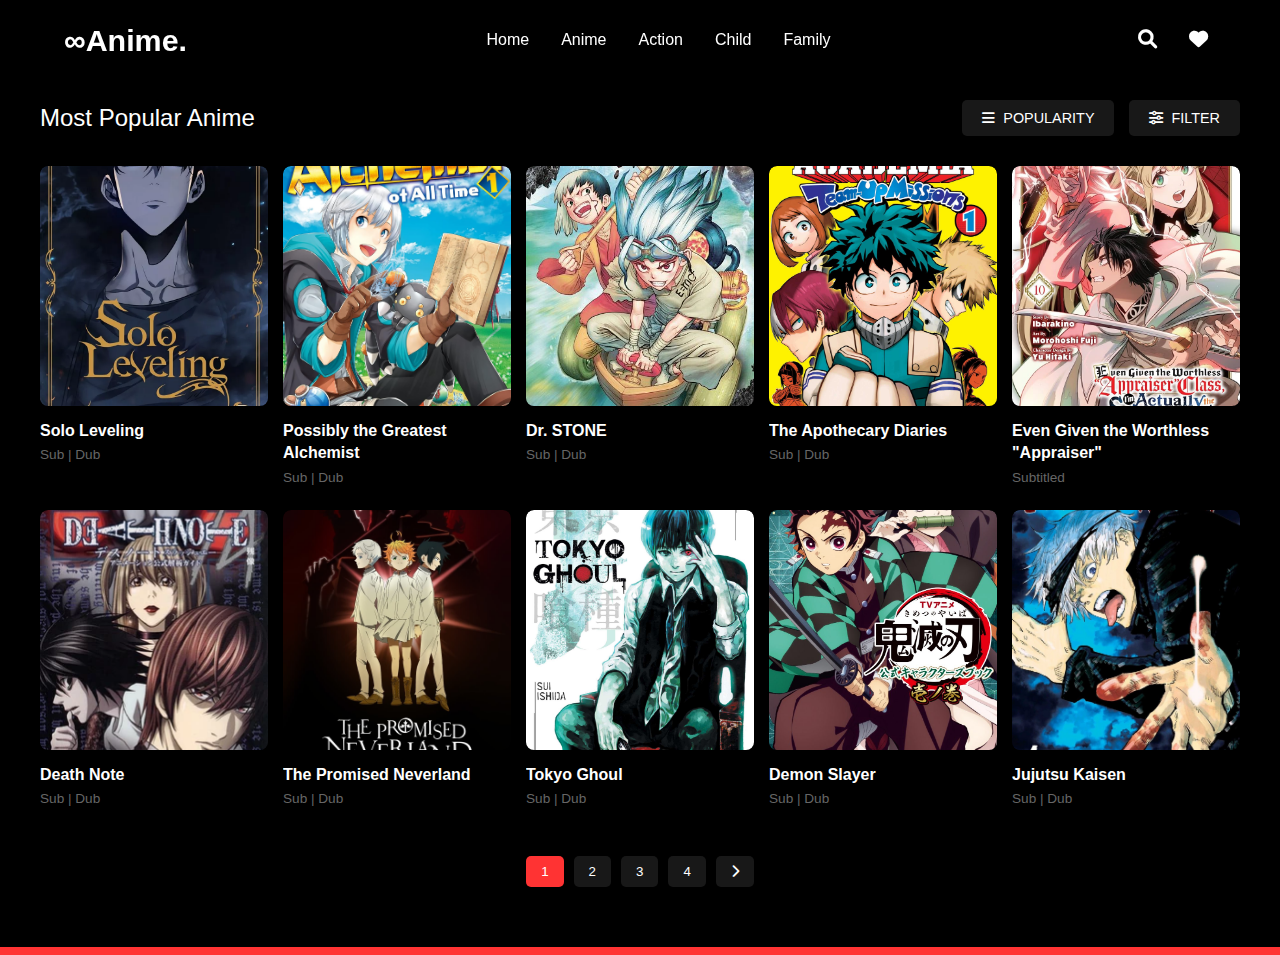
<file: Anime/nextpage.html>
<!DOCTYPE html>
<html lang="en">
<head>
    <meta charset="UTF-8">
    <meta name="viewport" content="width=device-width, initial-scale=1.0">
    <title>∞Anime - Browse Anime</title>
    <link rel="stylesheet" href="style.css">
    <link rel="stylesheet" href="https://cdnjs.cloudflare.com/ajax/libs/font-awesome/6.0.0/css/all.min.css">
</head>
<body>
    <header>
        <div class="logo">∞Anime.</div>
        <nav class="nav-links">
            <ul>
                <li><a href="index.html">Home</a></li>
                <li><a href="nextpage.html" class="active">Anime</a></li>
                <li><a href="#">Action</a></li>
                <li><a href="#">Child</a></li>
                <li><a href="#">Family</a></li>
            </ul>
        </nav>
        <div class="header-buttons">
            <button class="search-btn"><i class="fas fa-search"></i></button>
            <button class="heart-btn"><i class="fas fa-heart"></i></button>
            <div class="hamburger">
                <span></span>
                <span></span>
                <span></span>
            </div>
        </div>
    </header>

    <main class="anime-browse">
        <!-- Filter Panel -->
        <div class="filter-section">
            <h2>
                Language
                <i class="fas fa-times filter-toggle"></i>
            </h2>
            <div class="filter-content">
                <div class="filter-group">
                    <div class="filter-options">
                        <label><input type="radio" name="language" checked> All</label>
                        <label><input type="radio" name="language"> Subtitled</label>
                        <label><input type="radio" name="language"> Dubbed</label>
                    </div>
                </div>
                <div class="filter-group">
                    <h2>Media</h2>
                    <div class="filter-options">
                        <label><input type="radio" name="media" checked> All</label>
                        <label><input type="radio" name="media"> Series</label>
                        <label><input type="radio" name="media"> Movies</label>
                    </div>
                </div>
            </div>
        </div>

        <div class="anime-grid-section">
            <!-- Top Bar -->
            <div class="top-bar">
                <h1>Most Popular Anime</h1>
                <div class="top-bar-controls">
                    <div class="sort-dropdown">
                        <button class="sort-btn">
                            <i class="fas fa-bars"></i>
                            POPULARITY
                        </button>
                    </div>
                    <button class="filter-btn">
                        <i class="fas fa-sliders-h"></i>
                        FILTER
                    </button>
                </div>
            </div>

            <div class="anime-grid">
                <!-- Row 1 -->
                <div class="anime-card">
                    <img src="solo.webp" alt="Solo Leveling">
                    <div class="anime-info">
                        <h3>Solo Leveling</h3>
                        <p>Sub | Dub</p>
                    </div>
                </div>
                <div class="anime-card">
                    <img src="possib.jpg" alt="Possibly the Greatest Alchemist">
                    <div class="anime-info">
                        <h3>Possibly the Greatest Alchemist</h3>
                        <p>Sub | Dub</p>
                    </div>
                </div>
                <div class="anime-card">
                    <img src="Drstone.jpg" alt="Dr. STONE">
                    <div class="anime-info">
                        <h3>Dr. STONE</h3>
                        <p>Sub | Dub</p>
                    </div>
                </div>
                <div class="anime-card">
                    <img src="myh.jpg" alt="The Apothecary Diaries">
                    <div class="anime-info">
                        <h3>The Apothecary Diaries</h3>
                        <p>Sub | Dub</p>
                    </div>
                </div>
                <div class="anime-card">
                    <img src="alch.jpg" alt="Appraiser Class">
                    <div class="anime-info">
                        <h3>Even Given the Worthless "Appraiser"</h3>
                        <p>Subtitled</p>
                    </div>
                </div>
                <!-- Row 2 -->
                <div class="anime-card">
                    <img src="dnote.webp" alt="Death Note">
                    <div class="anime-info">
                        <h3>Death Note</h3>
                        <p>Sub | Dub</p>
                    </div>
                </div>
                <div class="anime-card">
                    <img src="prom.jpg" alt="The Promised Neverland">
                    <div class="anime-info">
                        <h3>The Promised Neverland</h3>
                        <p>Sub | Dub</p>
                    </div>
                </div>
                <div class="anime-card">
                    <img src="tok.jpg" alt="Tokyo Ghoul">
                    <div class="anime-info">
                        <h3>Tokyo Ghoul</h3>
                        <p>Sub | Dub</p>
                    </div>
                </div>
                <div class="anime-card">
                    <img src="demon.jpg" alt="Demon Slayer">
                    <div class="anime-info">
                        <h3>Demon Slayer</h3>
                        <p>Sub | Dub</p>
                    </div>
                </div>
                <div class="anime-card">
                    <img src="juju.jpg" alt="Jujutsu Kaisen">
                    <div class="anime-info">
                        <h3>Jujutsu Kaisen</h3>
                        <p>Sub | Dub</p>
                    </div>
                </div>
            </div>

            <div class="pagination">
                <button class="active">1</button>
                <button>2</button>
                <button>3</button>
                <button>4</button>
                <button><i class="fas fa-chevron-right"></i></button>
            </div>
        </div>
    </main>

    <div class="footer-bottom-line"></div>
    <script src="script/main.js"></script>
    <script>
        // Filter toggle functionality
        const filterSection = document.querySelector('.filter-section');
        const filterToggle = document.querySelector('.filter-toggle');
        const filterBtn = document.querySelector('.filter-btn');

        function toggleFilter() {
            filterSection.classList.toggle('active');
        }

        filterToggle.addEventListener('click', toggleFilter);
        filterBtn.addEventListener('click', toggleFilter);

        // Hamburger menu functionality
        document.querySelector('.hamburger').addEventListener('click', function() {
            this.classList.toggle('active');
            document.querySelector('.nav-links ul').classList.toggle('active');
        });
    </script>
</body>
</html>
</file>
<file: Anime/style.css>
* {
  margin: 0;
  padding: 0;
  box-sizing: border-box;
  font-family: 'Segoe UI', Tahoma, Geneva, Verdana, sans-serif;
}

body {
  background-color: #000;
  color: #fff;
}

header {
  display: flex;
  justify-content: space-between;
  align-items: center;
  padding: 1.5rem 4rem;
  position: fixed;
  width: 100%;
  top: 0;
  z-index: 1000;
  background-color: rgba(0, 0, 0, 0.9);
  height: 80px;
  margin-bottom: 50px;
}

.logo {
  font-size: 1.9rem;
  font-weight: bold;
  color: #fff;
}

.nav-links ul {
  display: flex;
  list-style: none;
  gap: 2rem;
}

.nav-links a {
  text-decoration: none;
  color: #fff;
  font-size: 1rem;
  transition: color 0.3s ease;
}

.nav-links a:hover {
  color: #ff3333;
}

.header-buttons {
  display: flex;
  gap: 1rem;
  align-items: center;
}

.header-buttons button {
  background: none;
  border: none;
  color: #fff;
  font-size: 1.2rem;
  cursor: pointer;
  padding: 0.5rem;
  transition: color 0.3s ease;
}

.header-buttons button:hover {
  color: #ff3333;
}

.hero {
  min-height: 100vh;
  display: flex;
  flex-direction: column;
  justify-content: center;
  padding: 2rem 4rem;
  text-align: left;
  position: relative;
  background: linear-gradient(to right, rgba(0, 0, 0, 0.9) 30%, rgba(0, 0, 0, 0)), url('cimg.jpeg');
  background-size: cover;
  background-position: center;
  background-repeat: no-repeat;
  background-attachment: scroll;
  align-items: flex-start;
  margin-top: 80px;
}

.hero h1 {
  font-size: 3.5rem;
  font-weight: bold;
  margin-bottom: 1.5rem;
  letter-spacing: 2px;
  max-width: 600px;
}
.hero h1 span {
    display: inline-block;
    transition: color 0.3s ease;
  }
  
  .hovered {
    color: #ff3333; /* This is the hover color */
  }
.hero p {
  font-size: 0.8rem;
  line-height: 1.6;
  color: #ccc;
  max-width: 600px;
}

.hero-button {
  display: inline-block;
  padding: 1rem 2.5rem;
  margin-top: 2rem;
  background-color: #ff3333;
  color: #fff;
  text-decoration: none;
  border-radius: 5px;
  font-weight: bold;
  transition: background-color 0.3s ease;
}

.hero-button:hover {
  background-color: #cc0000;
}

.hero-image {
  display: none;
}

.hamburger {
  display: none;
  cursor: pointer;
  padding: 10px;
  z-index: 1001;
  margin-left: 0.5rem;
}

.hamburger span {
  display: block;
  width: 25px;
  height: 3px;
  background-color: #fff;
  margin: 5px 0;
  transition: all 0.3s ease;
}

@media screen and (max-width: 768px) {
  header {
    padding: 1rem 2rem;
    height: 64px;
  }

  .nav-links {
    position: relative;
  }

  .nav-links ul {
    display: none;
    flex-direction: column;
    position: fixed;
    top: 0;
    right: -100%;
    width: 70%;
    height: 100vh;
    background: rgba(0, 0, 0, 0.95);
    padding: 80px 40px;
    transition: right 0.3s ease;
    gap: 2rem;
    align-items: center;
  }

  .nav-links ul.active {
    display: flex;
    right: 0;
  }

  .nav-links a {
    font-size: 1.2rem;
  }

  .hamburger {
    display: block;
  }

  .hamburger.active span:nth-child(1) {
    transform: rotate(45deg) translate(5px, 5px);
  }

  .hamburger.active span:nth-child(2) {
    opacity: 0;
  }

  .hamburger.active span:nth-child(3) {
    transform: rotate(-45deg) translate(7px, -6px);
  }

  .hero {
    min-height: 100vh;
    margin-top: 64px;
    padding: 2rem;
    background: linear-gradient(to right, rgba(0, 0, 0, 0.9) 30%, rgba(0, 0, 0, 0)), url('cimg.jpeg');
    background-size: cover;
    background-position: center;
    background-repeat: no-repeat;
    background-attachment: scroll;
    text-align: left;
    align-items: flex-start;
  }

  .hero h1 {
    font-size: 3rem;
    text-align: left;
  }

  .hero p {
    font-size: 1rem;
    text-align: left;
  }
}

@media screen and (max-width: 480px) {
  .hero {
    min-height: 100vh;
    margin-top: 64px;
    background: linear-gradient(to right, rgba(0, 0, 0, 0.9) 30%, rgba(0, 0, 0, 0)), url('cimg.jpeg');
    background-size: cover;
    background-position: center;
    background-repeat: no-repeat;
    background-attachment: scroll;
    text-align: left;
    align-items: flex-start;
    padding: 2rem 1rem;
  }

  .hero h1 {
    font-size: 2.5rem;
    text-align: left;
  }

  .hero p {
    text-align: left;
    font-size: 0.9rem;
  }
}


footer {
  position: relative;
  background-color: #02002a; 
  color: white;
  padding: 20px;
  text-align: center;
}

.footer-bottom-line {
  position: relative;
  bottom: 0;
  left: 0;
  width: 100%;
  height: 8px; 
  background: #ff3333; 
  margin-top: 20px;
}

.anime-suggestions {
    padding: 40px 20px;
    background-color: #000;
    color: #fff;
}

.anime-suggestions h2 {
    font-size: 2rem;
    margin-bottom: 30px;
    padding-left: 40px;
}

.anime-scroll {
    display: flex;
    overflow-x: auto;
    gap: 20px;
    padding: 20px 40px;
    scroll-behavior: smooth;
    -webkit-overflow-scrolling: touch;
    scrollbar-width: none; /* Firefox */
    -ms-overflow-style: none; /* IE and Edge */
}

.anime-scroll::-webkit-scrollbar {
    display: none; /* Chrome, Safari, Opera */
}

.anime-card {
    flex: 0 0 300px;
    background: #181818;
    border-radius: 10px;
    overflow: hidden;
    transition: transform 0.3s ease;
    cursor: pointer;
}

.anime-card:hover {
    transform: translateY(-5px);
}

.anime-card img {
    width: 100%;
    height: 400px;
    object-fit: cover;
}

.anime-info {
    padding: 15px;
}

.anime-info h3 {
    font-size: 1.2rem;
    margin-bottom: 5px;
    color: #fff;
}

.anime-info p {
    font-size: 0.9rem;
    color: #ccc;
}

@media screen and (max-width: 768px) {
    .anime-suggestions h2 {
        padding-left: 20px;
    }

    .anime-scroll {
        padding: 20px;
    }

    .anime-card {
        flex: 0 0 250px;
    }

    .anime-card img {
        height: 350px;
    }
}

@media screen and (max-width: 480px) {
    .anime-suggestions h2 {
        font-size: 1.5rem;
        padding-left: 15px;
    }

    .anime-card {
        flex: 0 0 200px;
    }

    .anime-card img {
        height: 300px;
    }
}

.mystery-section {
    padding: 40px 20px;
    background-color: #000;
    color: #fff;
}

.mystery-section h2 {
    font-size: 2rem;
    margin-bottom: 30px;
    padding-left: 40px;
}

.mystery-section p {
    font-size: 1.1rem;
    color: #ccc;
    padding-left: 40px;
    margin-bottom: 30px;
}

.mystery-scroll {
    display: flex;
    overflow-x: auto;
    gap: 20px;
    padding: 20px 40px;
    scroll-behavior: smooth;
    -webkit-overflow-scrolling: touch;
    scrollbar-width: none;
    -ms-overflow-style: none;
}

.mystery-scroll::-webkit-scrollbar {
    display: none;
}

.mystery-card {
    flex: 0 0 280px;
    background: #181818;
    border-radius: 8px;
    overflow: hidden;
    transition: transform 0.3s ease, box-shadow 0.3s ease;
    cursor: pointer;
    position: relative;
}

.mystery-card:hover {
    transform: translateY(-5px);
    box-shadow: 0 5px 15px rgba(255, 255, 255, 0.1);
}

.mystery-card img {
    width: 100%;
    height: 400px;
    object-fit: cover;
}

.mystery-info {
    padding: 15px;
    background: linear-gradient(to top, #181818 90%, transparent);
    position: absolute;
    bottom: 0;
    width: 100%;
}

.mystery-info h3 {
    font-size: 1.1rem;
    margin-bottom: 5px;
    color: #fff;
}

.mystery-info p {
    font-size: 0.9rem;
    color: #ccc;
    padding-left: 0;
    margin-bottom: 0;
}

@media screen and (max-width: 768px) {
    .mystery-section h2 {
        padding-left: 20px;
        font-size: 2rem;
    }

    .mystery-section p {
        padding-left: 20px;
    }

    .mystery-scroll {
        padding: 20px;
    }

    .mystery-card {
        flex: 0 0 250px;
    }

    .mystery-card img {
        height: 350px;
    }
}

@media screen and (max-width: 480px) {
    .mystery-section h2 {
        font-size: 1.8rem;
        padding-left: 15px;
    }

    .mystery-section p {
        padding-left: 15px;
        font-size: 1rem;
    }

    .mystery-card {
        flex: 0 0 200px;
    }

    .mystery-card img {
        height: 300px;
    }
}

/* Anime Browse Page Styles */
.anime-browse {
    display: flex;
    gap: 30px;
    padding: 100px 40px 40px;
    min-height: 100vh;
    background-color: #000;
}

.filter-section {
    position: fixed;
    top: 0;
    right: -300px;
    width: 300px;
    height: 100vh;
    background: #181818;
    padding: 20px;
    z-index: 1000;
    overflow-y: auto;
    transition: right 0.3s ease;
}

.filter-section.active {
    right: 0;
}

.filter-section h2 {
    font-size: 1.2rem;
    margin-bottom: 20px;
    color: #fff;
    display: flex;
    align-items: center;
    justify-content: space-between;
    text-transform: uppercase;
    font-weight: 500;
}

.filter-toggle {
    cursor: pointer;
    font-size: 1.2rem;
    color: #666;
}

.filter-toggle:hover {
    color: #ff3333;
}

.filter-group {
    margin-bottom: 30px;
}

.filter-options {
    display: flex;
    flex-direction: column;
    gap: 15px;
}

.filter-options label {
    display: flex;
    align-items: center;
    gap: 10px;
    color: #fff;
    cursor: pointer;
    font-size: 0.9rem;
}

.filter-options input[type="radio"] {
    width: 16px;
    height: 16px;
    accent-color: #ff3333;
}

.anime-grid-section {
    flex: 1;
    max-width: 1400px;
    margin: 0 auto;
}

.search-sort-bar {
    display: flex;
    justify-content: space-between;
    align-items: center;
    margin-bottom: 30px;
    gap: 20px;
}

.search-box {
    flex: 1;
    display: flex;
    gap: 10px;
}

.search-box input {
    flex: 1;
    padding: 10px 15px;
    border: none;
    border-radius: 5px;
    background: #181818;
    color: #fff;
    font-size: 1rem;
}

.search-box button {
    padding: 10px 20px;
    background: #ff3333;
    border: none;
    border-radius: 5px;
    color: #fff;
    cursor: pointer;
    transition: background-color 0.3s ease;
}

.search-box button:hover {
    background: #cc0000;
}

.sort-options select {
    padding: 10px 15px;
    background: #181818;
    border: none;
    border-radius: 5px;
    color: #fff;
    cursor: pointer;
}

.anime-grid {
    display: grid;
    grid-template-columns: repeat(5, 1fr);
    gap: 15px;
    padding: 0;
    margin-bottom: 40px;
}

.anime-card {
    background: transparent;
    border-radius: 8px;
    overflow: hidden;
    transition: transform 0.3s ease;
    width: 100%;
}

.anime-card:hover {
    transform: translateY(-5px);
}

.anime-card img {
    width: 100%;
    height: 240px;
    object-fit: cover;
    border-radius: 8px;
}

.anime-info {
    padding: 10px 0;
}

.anime-info h3 {
    font-size: 1rem;
    margin-bottom: 5px;
    color: #fff;
    line-height: 1.4;
}

.anime-info p {
    font-size: 0.85rem;
    color: #666;
}

.rating {
    display: flex;
    align-items: center;
    gap: 5px;
    color: #ffd700;
}

.rating span {
    color: #fff;
}

.pagination {
    display: flex;
    justify-content: center;
    gap: 10px;
    margin-top: 40px;
}

.pagination button {
    padding: 8px 15px;
    background: #181818;
    border: none;
    border-radius: 5px;
    color: #fff;
    cursor: pointer;
    transition: background-color 0.3s ease;
}

.pagination button.active {
    background: #ff3333;
}

.pagination button:hover:not(.active) {
    background: #333;
}

/* Responsive Styles for Anime Browse Page */
@media screen and (max-width: 1400px) {
    .anime-grid {
        grid-template-columns: repeat(5, 1fr);
        gap: 15px;
    }
}

@media screen and (max-width: 1200px) {
    .anime-grid {
        grid-template-columns: repeat(4, 1fr);
    }
}

@media screen and (max-width: 992px) {
    .anime-grid {
        grid-template-columns: repeat(3, 1fr);
    }
}

@media screen and (max-width: 768px) {
    .anime-browse {
        padding: 100px 20px 40px;
    }

    .anime-grid {
        grid-template-columns: repeat(2, 1fr);
        gap: 10px;
    }

    .anime-card img {
        height: 220px;
    }

    .top-bar h1 {
        font-size: 1.3rem;
    }
}

@media screen and (max-width: 480px) {
    .anime-browse {
        padding: 80px 15px 30px;
    }

    .anime-grid {
        grid-template-columns: repeat(2, 1fr);
        gap: 10px;
    }

    .anime-card img {
        height: 180px;
    }
}


.mobile-filter-btn {
    display: none;
}

@media screen and (max-width: 768px) {
    .mobile-filter-btn {
        display: flex;
        align-items: center;
        justify-content: center;
    }
}


.top-bar {
    display: flex;
    justify-content: space-between;
    align-items: center;
    margin-bottom: 30px;
    padding: 0;
}

.top-bar h1 {
    font-size: 1.5rem;
    font-weight: 500;
    color: #fff;
}

.top-bar-controls {
    display: flex;
    gap: 15px;
    align-items: center;
}

.sort-btn, .filter-btn {
    display: flex;
    align-items: center;
    gap: 8px;
    padding: 10px 20px;
    background: #181818;
    border: none;
    border-radius: 5px;
    color: #fff;
    font-size: 0.9rem;
    cursor: pointer;
    transition: background-color 0.3s ease;
    text-transform: uppercase;
    font-weight: 500;
}

.sort-btn:hover, .filter-btn:hover {
    background: #333;
}

/* Responsive styles */
@media screen and (max-width: 768px) {
    .top-bar {
        flex-direction: column;
        align-items: flex-start;
        gap: 15px;
    }

    .top-bar h1 {
        font-size: 1.3rem;
    }

    .filter-section {
        width: 280px;
    }

    .anime-grid {
        grid-template-columns: repeat(auto-fill, minmax(150px, 1fr));
        gap: 15px;
    }

    .anime-card img {
        height: 220px;
    }
}

@media screen and (max-width: 480px) {
    .top-bar {
        padding: 0 15px;
    }

    .anime-grid {
        grid-template-columns: repeat(auto-fill, minmax(130px, 1fr));
        gap: 10px;
        padding: 0 15px;
    }

    .anime-card img {
        height: 180px;
    }

    .anime-info h3 {
        font-size: 0.9rem;
    }

    .anime-info p {
        font-size: 0.8rem;
    }
}

/* Trending Section */
.trending-scroll {
    display: flex;
    overflow-x: auto;
    gap: 2rem;
    padding: 2rem 0;
}

.trending-card {
    min-width: 300px;
    position: relative;
    border-radius: 15px;
    overflow: hidden;
}

.trending-image {
    position: relative;
}

.trending-overlay {
    position: absolute;
    top: 1rem;
    right: 1rem;
    background: rgba(0, 0, 0, 0.8);
    color: white;
    padding: 0.5rem 1rem;
    border-radius: 20px;
}

/* Footer Styles */
.main-footer {
    background: #1a1a1a;
    color: white;
    padding: 4rem 2rem 2rem;
    width: 100%;
}

.footer-content {
    display: grid;
    grid-template-columns: repeat(auto-fit, minmax(250px, 1fr));
    gap: 2rem;
    max-width: 1200px;
    margin: 0 auto;
    text-align: left;
}

.footer-section {
    padding: 0 1rem;
}

.footer-section h3 {
    margin-bottom: 1.5rem;
    color: #ff6b6b;
    font-size: 1.2rem;
    text-transform: uppercase;
    letter-spacing: 1px;
}

.footer-section ul {
    list-style: none;
    padding: 0;
    margin: 0;
}

.footer-section ul li {
    margin-bottom: 0.8rem;
}

.footer-section ul li a {
    color: #ccc;
    text-decoration: none;
    transition: color 0.3s ease;
    font-size: 0.9rem;
    display: inline-block;
}

.footer-section ul li a:hover {
    color: #FF3333;
    transform: translateX(5px);
}

.social-links {
    display: flex;
    gap: 1rem;
    margin-top: 1rem;
}

.social-links a {
    color: #ccc;
    font-size: 1.2rem;
    transition: all 0.3s ease;
    display: inline-block;
}

.social-links a:hover {
    color: #ff6b6b;
    transform: translateY(-3px);
}

.footer-bottom {
    text-align: left;
    margin-top: 3rem;
    padding-top: 2rem;
    border-top: 1px solid rgba(255, 255, 255, 0.1);
    max-width: 1200px;
    margin-left: auto;
    margin-right: auto;
    padding-left: 1rem;
}

.footer-bottom p {
    color: #ccc;
    font-size: 0.9rem;
}

/* Responsive Design for Footer */
@media (max-width: 768px) {
    .main-footer {
        padding: 3rem 1rem 1rem;
    }

    .footer-content {
        grid-template-columns: 1fr;
        gap: 2rem;
    }

    .footer-section {
        padding: 0;
    }

    .footer-section h3 {
        font-size: 1.1rem;
    }

    .footer-section ul li a {
        font-size: 0.85rem;
    }

    .social-links {
        justify-content: flex-start;
    }

    .footer-bottom {
        text-align: left;
        padding-left: 0;
    }
}

@media (max-width: 480px) {
    .main-footer {
        padding: 2rem 1rem 1rem;
    }

    .footer-section h3 {
        font-size: 1rem;
    }

    .footer-section ul li {
        margin-bottom: 0.6rem;
    }

    .social-links a {
        font-size: 1.1rem;
    }
}





@keyframes float {
    0% {
        transform: translateY(0px);
    }
    50% {
        transform: translateY(-20px);
    }
    100% {
        transform: translateY(0px);
    }
}

/* Responsive Design */
@media (max-width: 768px) {
    .newsletter-form {
        flex-direction: column;
    }
    
    .footer-content {
        grid-template-columns: 1fr;
        text-align: center;
    }
    
    .social-links {
        justify-content: center;
    }
}

.vanitas-promo {
  position: relative;
  background: #0e0e0e;
  color: #1a1a1a;
  overflow: hidden;
  min-height: 400px;
  height: 60vh;
  margin: 0;
  padding: 0;
  display: flex;
  align-items: center;
  justify-content: center;
}



.vanitas-content {
  position: relative;
  display: flex;
  align-items: center;
  justify-content: space-between;
  width: 100%;
  max-width: 1600px;
  min-height: 400px;
  height: 100%;
  z-index: 2;
  padding: 40px 5vw;
  box-sizing: border-box;
}

.vanitas-characters {
  flex: 1 1 0;
  height: 100%;
  background: #000 url('Vanita.avif') center center / cover no-repeat;
  min-width: 300px;
  min-height: 300px;
  border-radius: 20px;
  box-shadow: 0 4px 24px rgba(0,0,0,0.12);
}

@media (max-width: 1100px) {
  .vanitas-content {
    flex-direction: column;
    align-items: center;
    text-align: center;
    padding: 40px 2vw;
    height: auto;
  }
 
}

@media (max-width: 700px) {
  .vanitas-promo {
    height: auto;
    min-height: 220px;
  }
  .vanitas-characters {
    height: 150px;
  }
}

@media (max-width: 480px) {
  .vanitas-content {
    padding: 20px 0.5rem;
  }
  .vanitas-characters {
    height: 90px;
  }
}

.library-promo {
    background: #000;
    color: #fff;
    text-align: center;
    padding: 60px 20px 80px 20px;
    display: flex;
    flex-direction: column;
    align-items: center;
    justify-content: center;
    margin-top: 20px;
}

.library-cat {
    width: 180px;
    max-width: 80vw;
    margin-bottom: 30px;
}

.library-message p {
    font-size: 1.4rem;
    font-weight: 400;
    margin-bottom: 30px;
    color: #fff;
}

.library-viewall-btn {
    display: inline-block;
    padding: 0.5rem 1.9rem;
    border: 2px solid #FF3333;
    color: #FF3333;
    background: transparent;
    font-size: 1.0rem;
    font-weight: bold;
    border-radius: 3px;
    text-decoration: none;
    transition: background 0.2s, color 0.2s;
}

.library-viewall-btn:hover {
    background: #FF3333;
    color: #fff;
}

@media (max-width: 600px) {
    .library-message p {
        font-size: 1.2rem;
    }
    .library-cat {
        width: 120px;
    }
    .library-viewall-btn {
        font-size: 1rem;
        padding: 0.6rem 1.5rem;
    }
}

.vanitas-main-char {
    width: 100%;
    height: auto;
    max-width: 600px;
    display: block;
    margin: 0 auto;
    object-fit: contain;
    border-radius: 0;
    box-shadow: none;
    background: none;
}
</file>
